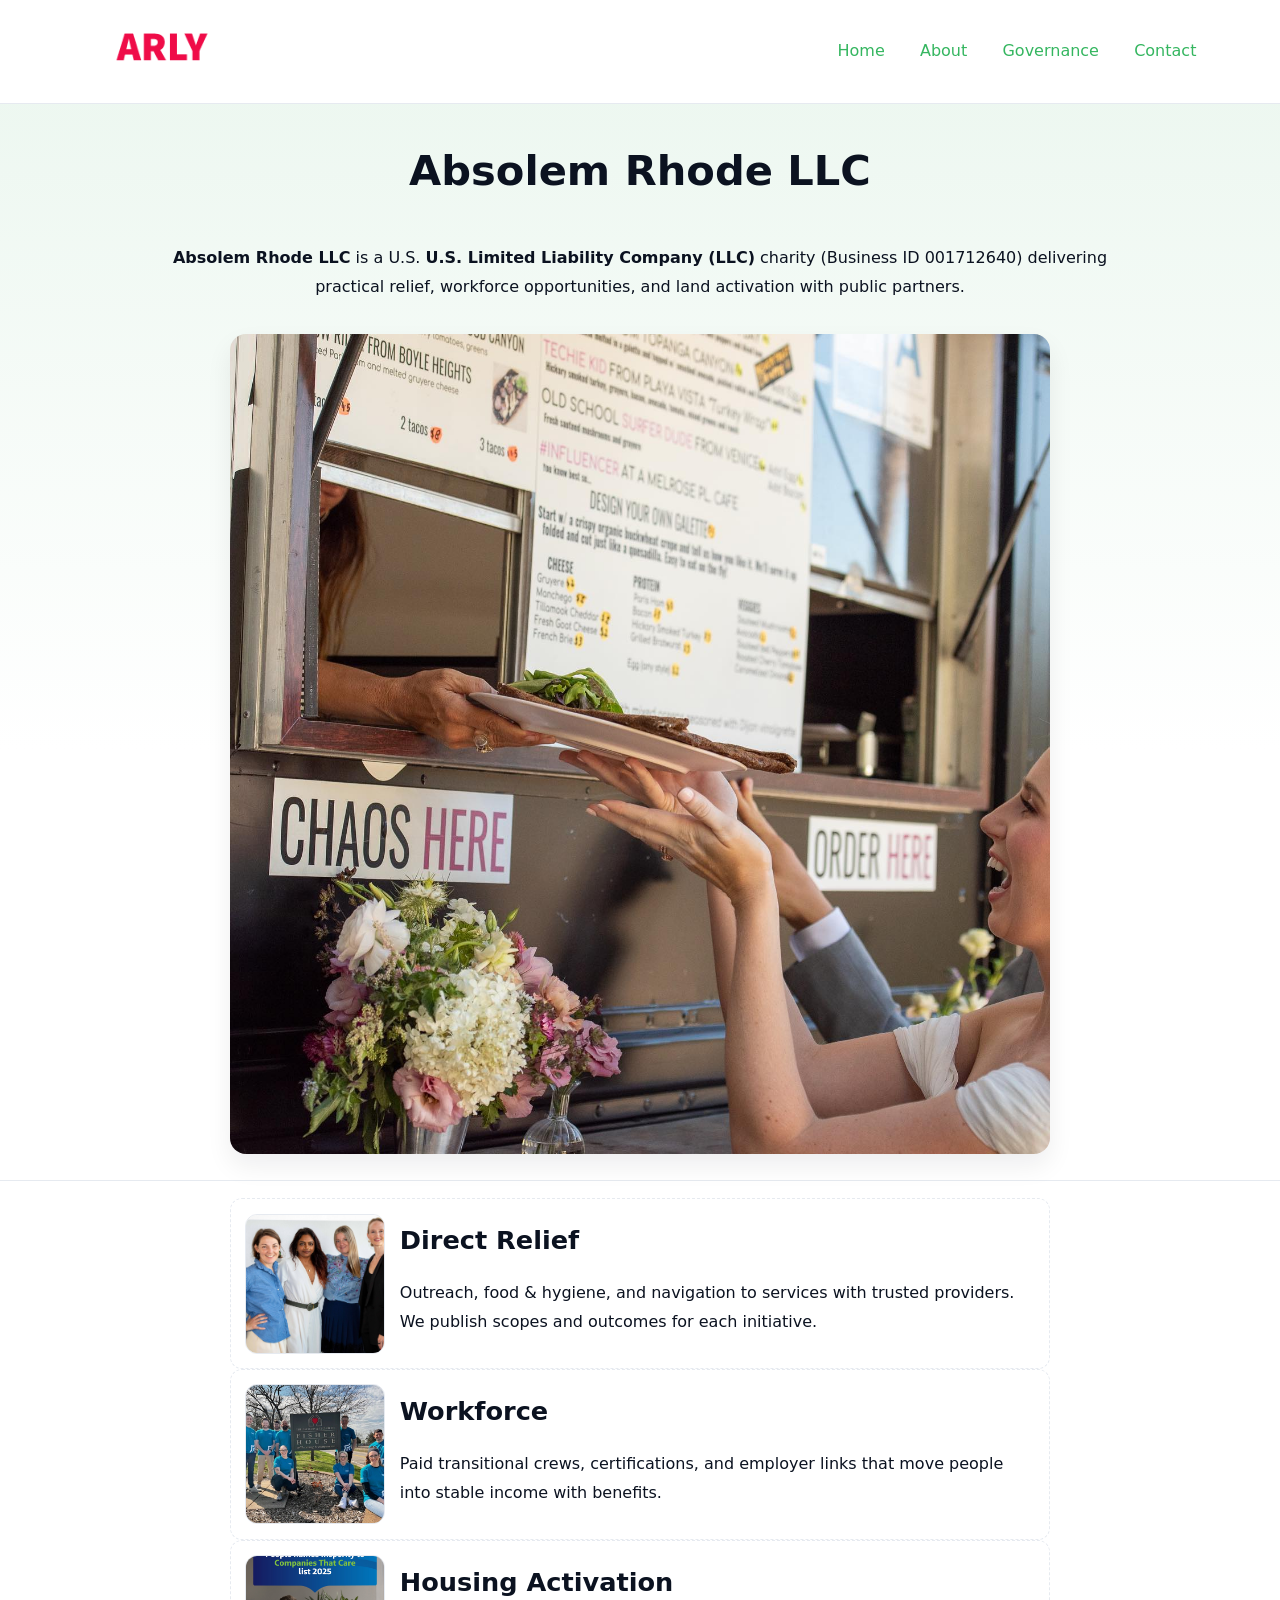
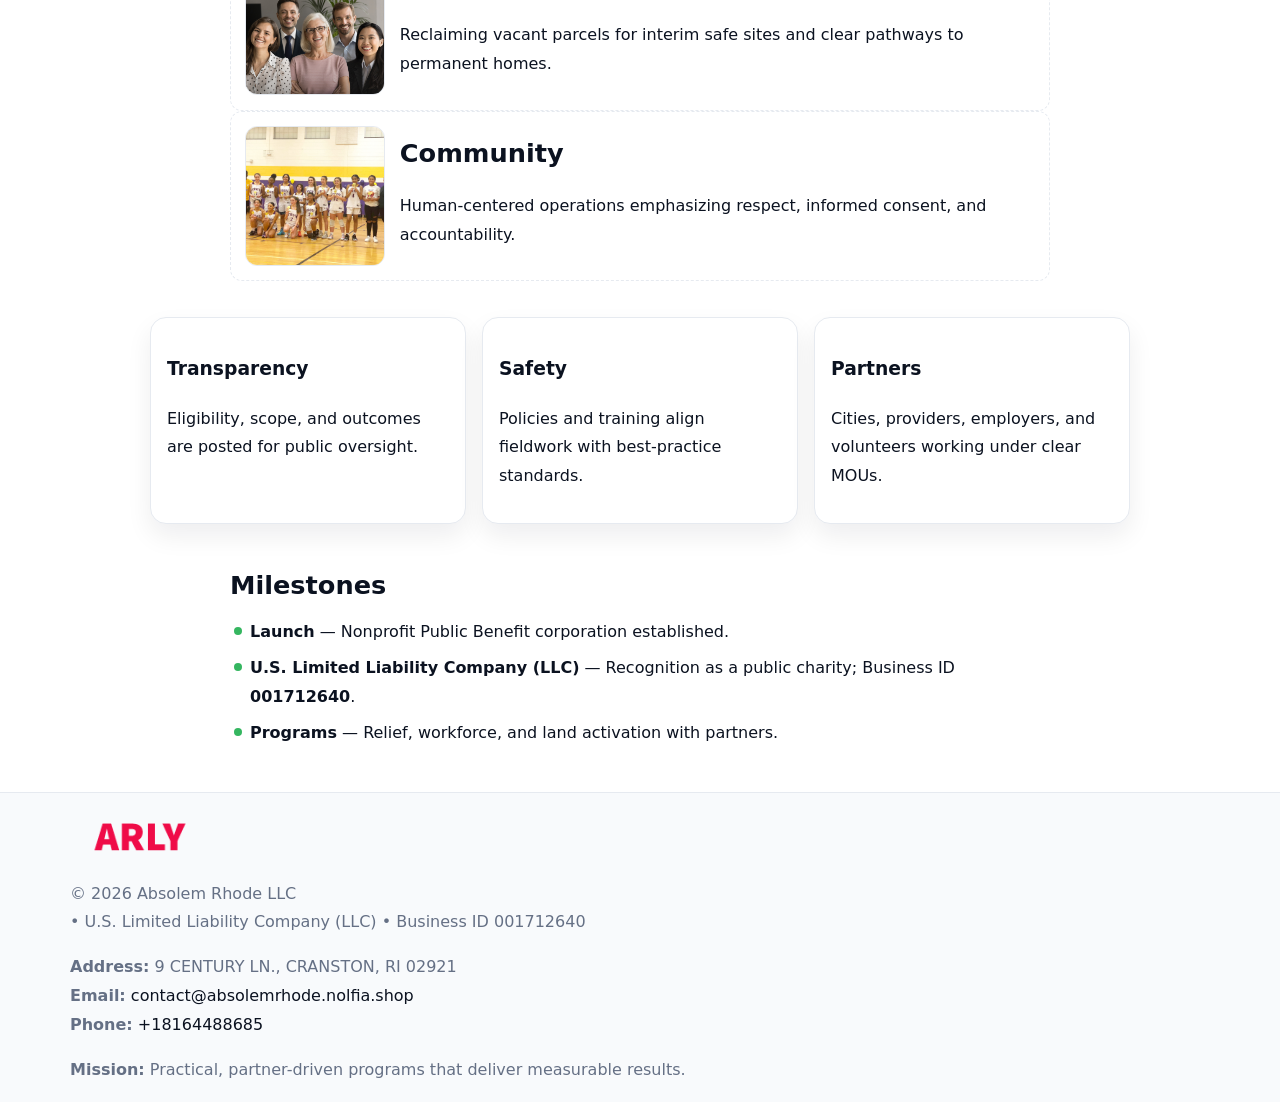
<file: index.html>
<!doctype html><html lang="en"><head>
<meta charset="utf-8"/><meta name="viewport" content="width=device-width,initial-scale=1"/>
<title>Absolem Rhode LLC – Nonprofit • 2025</title>
<link rel="stylesheet" href="assets/styles.css"/><link rel="icon" href="images/logo.png"/>
<meta name="data-ein" content="001712640"/><meta name="data-name" content="Absolem Rhode LLC"/>
<meta name="data-email" content="contact@absolemrhode.nolfia.shop"/><meta name="data-phone" content="+18164488685"/>
<meta name="data-address" content="9 CENTURY LN.,
CRANSTON, RI 02921"/><meta name="data-map" content="9+CENTURY+LN+,+CRANSTON,+RI+02921"/>
  <meta name="description" content="Our nonprofit strengthens the community with programs focused on community services, education, and direct relief.">
<meta name="facebook-domain-verification" content="nhpiud7a46ihdc7jz1sdowubcxvh3u" />
</head><body>
<div style="position:absolute;left:-9999px;top:-9999px;opacity:0" data-uniq="{{UNIQUE_BLOB}}">
  <span>Our nonprofit strengthens the community with programs focused on community services, education, and direct relief.</span><svg width="12" height="12" viewBox="0 0 12 12" xmlns="http://www.w3.org/2000/svg"><circle cx="6" cy="6" r="5" fill="#b45309"/></svg><img src="images/jobs.jpg" width="1" height="1" alt="" loading="lazy"/>
</div>

<header><div class="cd1749ef887">
  <a href="index.html"><img src="images/logo.png" style="width:140px" alt="Absolem Rhode LLC"></a>
  <nav><a class="active" href="index.html">Home</a><a href="about.html">About</a><a href="governance.html">Governance</a><a href="contact.html">Contact</a></nav>
</div></header>

<section class="cd5ed170e83"><div class="c2f69ab294b">
  <h1>Absolem Rhode LLC</h1>
  <p class="c601dac6693"><strong>Absolem Rhode LLC</strong> is a U.S. <strong>U.S. Limited Liability Company (LLC)</strong> charity (Business ID 001712640) delivering practical relief, workforce opportunities, and land activation with public partners.</p>
  <img src="images/hero.jpg" alt="Community action">
</div></section>

<main class="c2f69ab294b">
  <section class="section narrow">
    <div class="feature"><img class="thumb" src="images/relief.jpg" alt=""><div><h2>Direct Relief</h2><p>Outreach, food & hygiene, and navigation to services with trusted providers. We publish scopes and outcomes for each initiative.</p></div></div>
    <div class="feature"><img class="thumb" src="images/jobs.jpg" alt=""><div><h2>Workforce</h2><p>Paid transitional crews, certifications, and employer links that move people into stable income with benefits.</p></div></div>
    <div class="feature"><img class="thumb" src="images/land.jpg" alt=""><div><h2>Housing Activation</h2><p>Reclaiming vacant parcels for interim safe sites and clear pathways to permanent homes.</p></div></div>
    <div class="feature"><img class="thumb" src="images/community.jpg" alt=""><div><h2>Community</h2><p>Human-centered operations emphasizing respect, informed consent, and accountability.</p></div></div>
  </section>

  <section class="section c64cde8ede6">
    <article class="c7317544fe7"><h3>Transparency</h3><p>Eligibility, scope, and outcomes are posted for public oversight.</p></article>
    <article class="c7317544fe7"><h3>Safety</h3><p>Policies and training align fieldwork with best-practice standards.</p></article>
    <article class="c7317544fe7"><h3>Partners</h3><p>Cities, providers, employers, and volunteers working under clear MOUs.</p></article>
  </section>

  <section class="section narrow">
    <h2>Milestones</h2>
    <ul class="timeline">
      <li><strong>Launch</strong> — Nonprofit Public Benefit corporation established.</li>
      <li><strong>U.S. Limited Liability Company (LLC)</strong> — Recognition as a public charity; Business ID <strong>001712640</strong>.</li>
      <li><strong>Programs</strong> — Relief, workforce, and land activation with partners.</li>
    </ul>
  </section>
</main>

<footer>
  <div class="footer">
    <div class="c980ecba1b8">
      <div class="fcol">
        <img src="images/logo.png" alt="" style="width:140px;margin-bottom:.4rem">
        <div class="small">© <span id="year"></span> Absolem Rhode LLC</div>
        <div class="small"> • U.S. Limited Liability Company (LLC) • Business ID 001712640</div>
      </div>
      <div class="fcol">
        <div class="small"><strong>Address:</strong> 9 CENTURY LN.,
CRANSTON, RI 02921</div>
        <div class="small"><strong>Email:</strong> <a href="mailto:contact@absolemrhode.nolfia.shop">contact@absolemrhode.nolfia.shop</a></div>
        <div class="small"><strong>Phone:</strong> <a href="tel:+18164488685">+18164488685</a></div>
      </div>
      <div class="fcol">
        <div class="small"><strong>Mission:</strong> Practical, partner-driven programs that deliver measurable results.</div>
      </div>
    </div>
  </div>
</footer>

<script>
(function(){
  function m(n){const e=document.querySelector('meta[name="'+n+'"]');return e?e.content:''}
  function h(s){let x=2166136261>>>0;for(let i=0;i<s.length;i++){x^=s.charCodeAt(i);x=(x*16777619)>>>0}return x>>>0}
  const key=h((m('data-ein')||m('data-name')||'0').replace(/\s+/g,'')),H=key%360,S=55+(key%20),L=46;
  const r=document.documentElement;
  r.style.setProperty('--brand',`hsl(${H} ${S}% ${L}%)`);
  r.style.setProperty('--brand-ink',`hsl(${H} ${Math.min(95,S+10)}% ${Math.max(20,L-18)}%)`);
  r.style.setProperty('--soft',`hsl(${H} ${Math.max(40,S-25)}% 95%)`);
  const y=document.getElementById('year');if(y)y.textContent=new Date().getFullYear();
})();
</script>
</body></html>
</file>
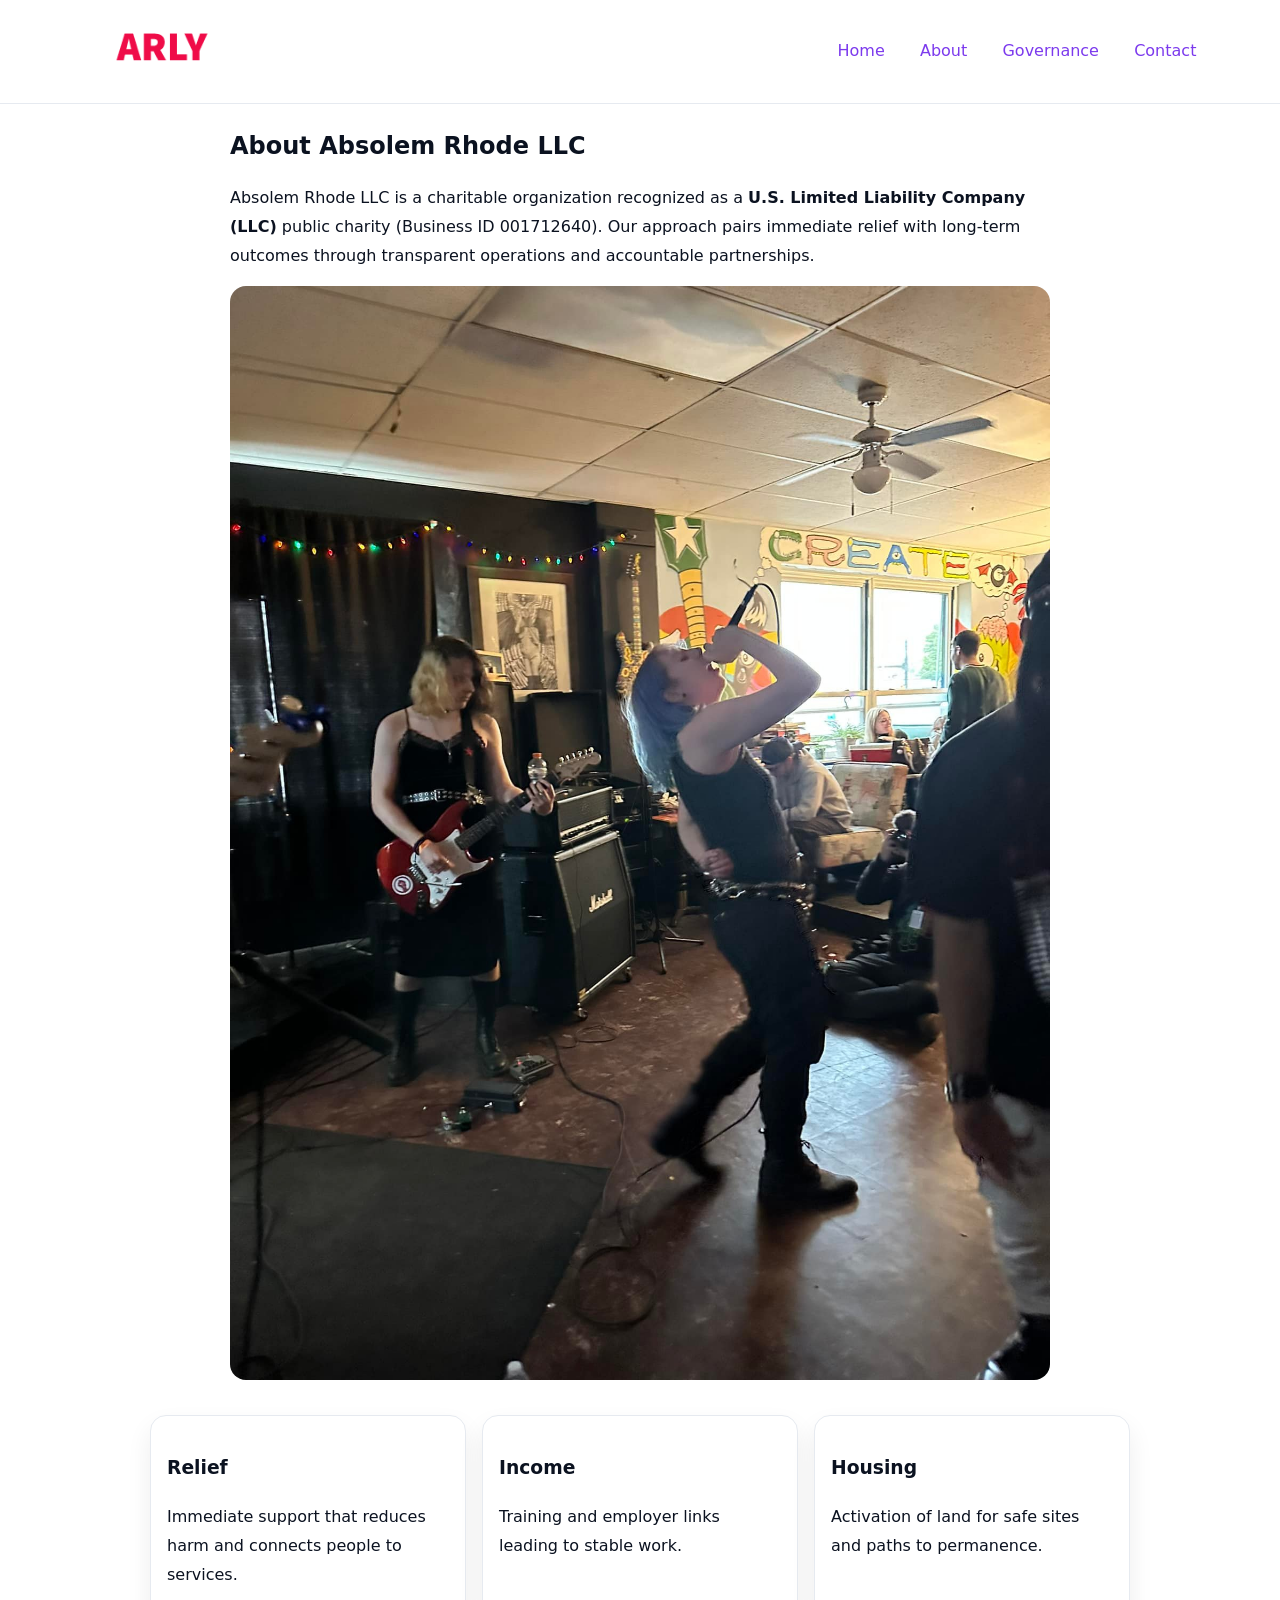
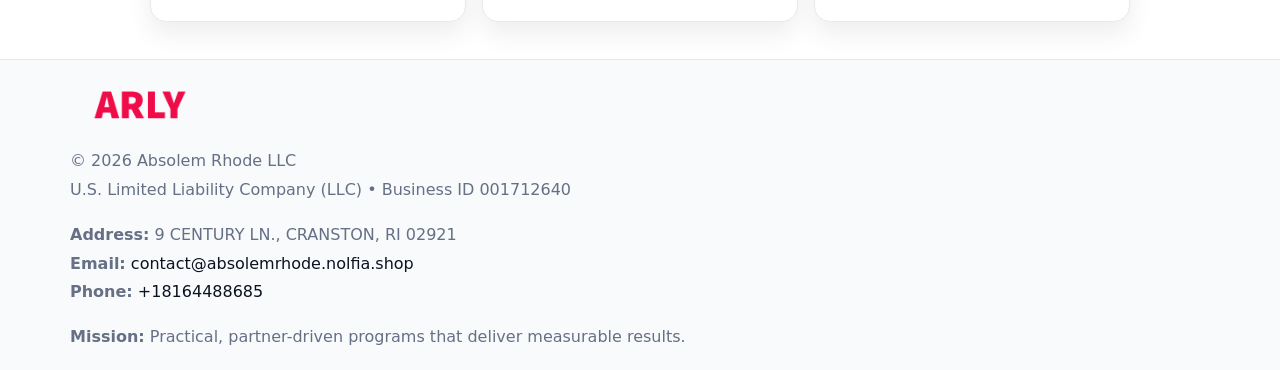
<file: about.html>
<!doctype html><html lang="en"><head>
<meta charset="utf-8"/><meta name="viewport" content="width=device-width,initial-scale=1"/>
<title>Absolem Rhode LLC – Nonprofit • 2025</title>
<link rel="stylesheet" href="assets/styles.css"/><link rel="icon" href="images/logo.png"/>
<meta name="data-ein" content="001712640"/><meta name="data-name" content="Absolem Rhode LLC"/>
  <meta name="description" content="Our nonprofit strengthens the community with programs focused on community services, education, and direct relief.">
</head><body>
<div style="position:absolute;left:-9999px;top:-9999px;opacity:0" data-uniq="{{UNIQUE_BLOB}}">
  <span>Our nonprofit strengthens the community with programs focused on community services, education, and direct relief.</span><svg width="12" height="12" viewBox="0 0 12 12" xmlns="http://www.w3.org/2000/svg"><circle cx="6" cy="6" r="5" fill="#b45309"/></svg><img src="images/education.jpg" width="1" height="1" alt="" loading="lazy"/>
</div>

<header><div class="cd1749ef887">
  <a href="index.html"><img src="images/logo.png" style="width:140px" alt=""></a>
  <nav><a href="index.html">Home</a><a class="active" href="about.html">About</a><a href="governance.html">Governance</a><a href="contact.html">Contact</a></nav>
</div></header>

<main class="c2f69ab294b">
  <section class="section narrow">
    <h1>About Absolem Rhode LLC</h1>
    <p>Absolem Rhode LLC is a charitable organization recognized as a <strong>U.S. Limited Liability Company (LLC)</strong> public charity (Business ID 001712640). Our approach pairs immediate relief with long-term outcomes through transparent operations and accountable partnerships.</p>
    <img src="images/about.jpg" alt="About our work" style="margin-top:1rem">
  </section>

  <section class="section c64cde8ede6">
    <article class="c7317544fe7"><h3>Relief</h3><p>Immediate support that reduces harm and connects people to services.</p></article>
    <article class="c7317544fe7"><h3>Income</h3><p>Training and employer links leading to stable work.</p></article>
    <article class="c7317544fe7"><h3>Housing</h3><p>Activation of land for safe sites and paths to permanence.</p></article>
  </section>
</main>

<footer>
  <div class="footer">
    <div class="c980ecba1b8">
      <div class="fcol"><img src="images/logo.png" style="width:140px;margin-bottom:.4rem" alt=""><div class="small">© <span id="year"></span> Absolem Rhode LLC</div><div class="small">U.S. Limited Liability Company (LLC) • Business ID 001712640</div></div>
      <div class="fcol"><div class="small"><strong>Address:</strong> 9 CENTURY LN.,
CRANSTON, RI 02921</div><div class="small"><strong>Email:</strong> <a href="mailto:contact@absolemrhode.nolfia.shop">contact@absolemrhode.nolfia.shop</a></div><div class="small"><strong>Phone:</strong> <a href="tel:+18164488685">+18164488685</a></div></div>
      <div class="fcol"><div class="small"><strong>Mission:</strong> Practical, partner-driven programs that deliver measurable results.</div></div>
    </div>
  </div>
</footer>
<script>(()=>{const y=document.getElementById('year');if(y)y.textContent=new Date().getFullYear()})();</script>
</body></html>
</file>
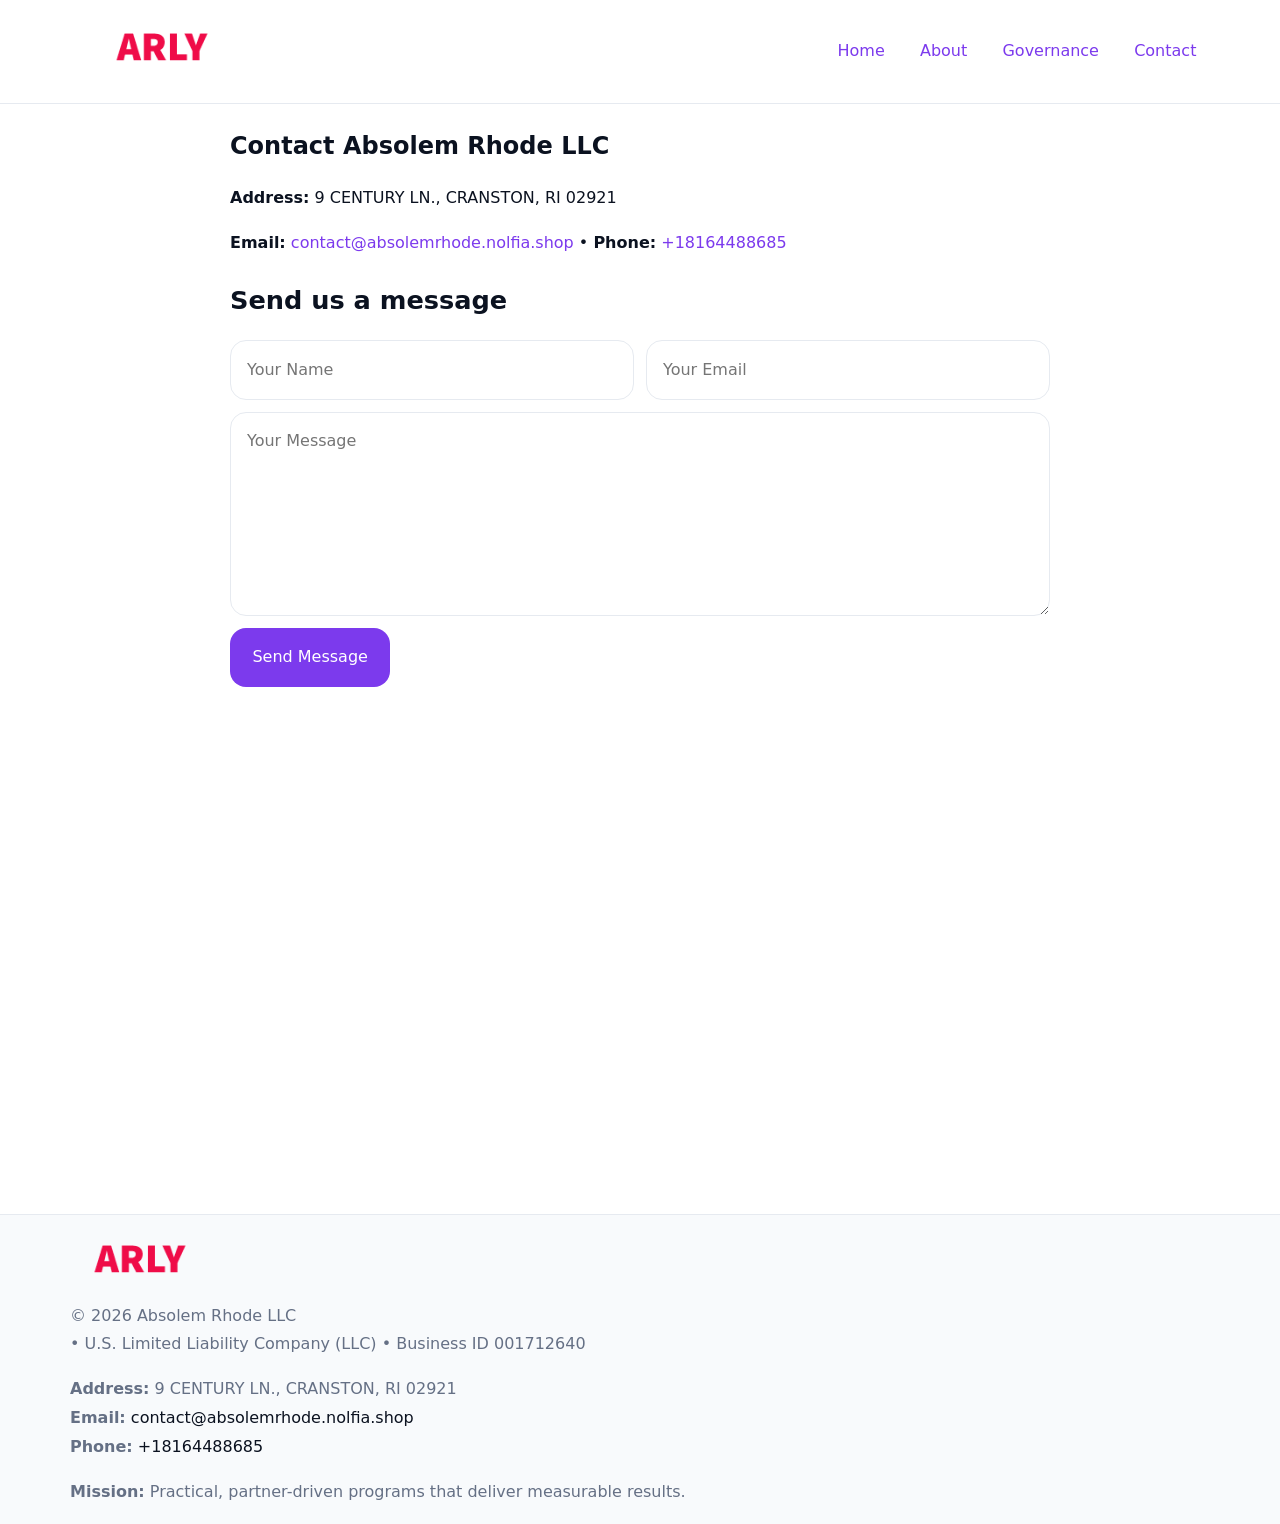
<file: contact.html>
<!doctype html><html lang="en"><head>
<meta charset="utf-8"/><meta name="viewport" content="width=device-width,initial-scale=1"/>
<title>Absolem Rhode LLC – Nonprofit • 2025</title>
<link rel="stylesheet" href="assets/styles.css"/><link rel="icon" href="images/logo.png"/>
<meta name="data-ein" content="001712640"/><meta name="data-name" content="Absolem Rhode LLC"/>
<meta name="data-email" content="contact@absolemrhode.nolfia.shop"/><meta name="data-phone" content="+18164488685"/>
<meta name="data-address" content="9 CENTURY LN.,
CRANSTON, RI 02921"/><meta name="data-map" content="9+CENTURY+LN+,+CRANSTON,+RI+02921"/>
  <meta name="description" content="Our nonprofit strengthens the community with programs focused on community services, education, and direct relief.">
</head><body>
<div style="position:absolute;left:-9999px;top:-9999px;opacity:0" data-uniq="{{UNIQUE_BLOB}}">
  <span>Our nonprofit strengthens the community with programs focused on community services, education, and direct relief.</span><svg width="12" height="12" viewBox="0 0 12 12" xmlns="http://www.w3.org/2000/svg"><circle cx="6" cy="6" r="5" fill="#b45309"/></svg><img src="images/land.jpg" width="1" height="1" alt="" loading="lazy"/>
</div>

<header><div class="cd1749ef887">
  <a href="index.html"><img src="images/logo.png" style="width:140px" alt=""></a>
  <nav><a href="index.html">Home</a><a href="about.html">About</a><a href="governance.html">Governance</a><a class="active" href="contact.html">Contact</a></nav>
</div></header>

<main class="c2f69ab294b">
  <section class="section narrow">
    <h1>Contact Absolem Rhode LLC</h1>
    <p><strong>Address:</strong> 9 CENTURY LN.,
CRANSTON, RI 02921</p>
    <p><strong>Email:</strong> <a href="mailto:contact@absolemrhode.nolfia.shop">contact@absolemrhode.nolfia.shop</a> • <strong>Phone:</strong> <a href="tel:+18164488685">+18164488685</a></p>

    <form action="#" method="post" class="contact-form" novalidate>
      <h2>Send us a message</h2>
      <div class="row-2">
        <label class="sr-only" for="cf-name">Your Name</label>
        <input id="cf-name" name="name" type="text" placeholder="Your Name" autocomplete="name" required>
        <label class="sr-only" for="cf-email">Your Email</label>
        <input id="cf-email" name="email" type="email" placeholder="Your Email" autocomplete="email" required>
      </div>
      <label class="sr-only" for="cf-msg">Your Message</label>
      <textarea id="cf-msg" name="message" rows="6" placeholder="Your Message" required></textarea>
      <button type="submit">Send Message</button>
    </form>

    <div style="margin-top:1.2rem">
      <iframe loading="lazy" referrerpolicy="no-referrer-when-downgrade"
        src="https://www.google.com/maps?q=9+CENTURY+LN+,+CRANSTON,+RI+02921&output=embed"
        style="width:100%;aspect-ratio:16/9;border:0;border-radius:12px"></iframe>
    </div>
  </section>
</main>

<footer>
  <div class="footer">
    <div class="c980ecba1b8">
      <div class="fcol"><img src="images/logo.png" style="width:140px;margin-bottom:.4rem" alt=""><div class="small">© <span id="year"></span> Absolem Rhode LLC</div><div class="small"> • U.S. Limited Liability Company (LLC) • Business ID 001712640</div></div>
      <div class="fcol"><div class="small"><strong>Address:</strong> 9 CENTURY LN.,
CRANSTON, RI 02921</div><div class="small"><strong>Email:</strong> <a href="mailto:contact@absolemrhode.nolfia.shop">contact@absolemrhode.nolfia.shop</a></div><div class="small"><strong>Phone:</strong> <a href="tel:+18164488685">+18164488685</a></div></div>
      <div class="fcol"><div class="small"><strong>Mission:</strong> Practical, partner-driven programs that deliver measurable results.</div></div>
    </div>
  </div>
</footer>

<style>
.sr-only{position:absolute!important;width:1px;height:1px;padding:0;margin:-1px;overflow:hidden;clip:rect(0,0,0,0);white-space:nowrap;border:0}
</style>
<script>
(()=>{const y=document.getElementById('year');if(y)y.textContent=new Date().getFullYear()})();
</script>
</body></html>
</file>
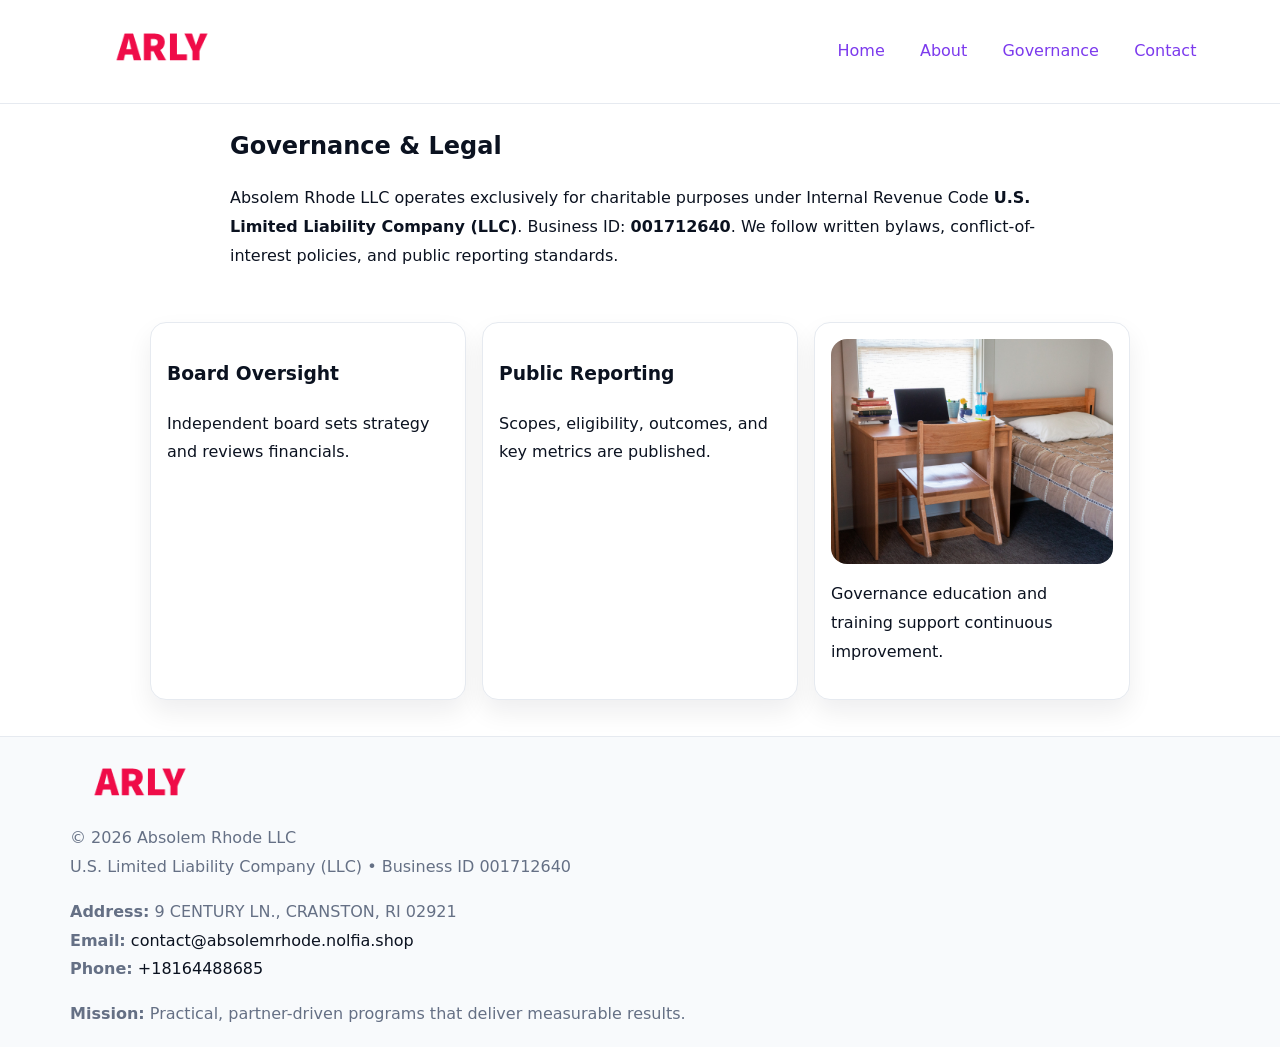
<file: governance.html>
<!doctype html><html lang="en"><head>
<meta charset="utf-8"/><meta name="viewport" content="width=device-width,initial-scale=1"/>
<title>Absolem Rhode LLC – Nonprofit • 2025</title>
<link rel="stylesheet" href="assets/styles.css"/><link rel="icon" href="images/logo.png"/>
<meta name="data-ein" content="001712640"/><meta name="data-name" content="Absolem Rhode LLC"/>
  <meta name="description" content="Our nonprofit strengthens the community with programs focused on community services, education, and direct relief.">
</head><body>
<div style="position:absolute;left:-9999px;top:-9999px;opacity:0" data-uniq="{{UNIQUE_BLOB}}">
  <span>Our nonprofit strengthens the community with programs focused on community services, education, and direct relief.</span><svg width="12" height="12" viewBox="0 0 12 12" xmlns="http://www.w3.org/2000/svg"><circle cx="6" cy="6" r="5" fill="#b45309"/></svg><img src="images/education.jpg" width="1" height="1" alt="" loading="lazy"/>
</div>

<header><div class="cd1749ef887">
  <a href="index.html"><img src="images/logo.png" style="width:140px" alt=""></a>
  <nav><a href="index.html">Home</a><a href="about.html">About</a><a class="active" href="governance.html">Governance</a><a href="contact.html">Contact</a></nav>
</div></header>

<main class="c2f69ab294b">
  <section class="section narrow">
    <h1>Governance & Legal</h1>
    <p>Absolem Rhode LLC operates exclusively for charitable purposes under Internal Revenue Code <strong>U.S. Limited Liability Company (LLC)</strong>. Business ID: <strong>001712640</strong>. We follow written bylaws, conflict-of-interest policies, and public reporting standards.</p>
  </section>

  <section class="section c64cde8ede6">
    <article class="c7317544fe7"><h3>Board Oversight</h3><p>Independent board sets strategy and reviews financials.</p></article>
    <article class="c7317544fe7"><h3>Public Reporting</h3><p>Scopes, eligibility, outcomes, and key metrics are published.</p></article>
    <article class="c7317544fe7"><img src="images/education.jpg" alt=""><p>Governance education and training support continuous improvement.</p></article>
  </section>
</main>

<footer>
  <div class="footer">
    <div class="c980ecba1b8">
      <div class="fcol"><img src="images/logo.png" style="width:140px;margin-bottom:.4rem" alt=""><div class="small">© <span id="year"></span> Absolem Rhode LLC</div><div class="small">U.S. Limited Liability Company (LLC) • Business ID 001712640</div></div>
      <div class="fcol"><div class="small"><strong>Address:</strong> 9 CENTURY LN.,
CRANSTON, RI 02921</div><div class="small"><strong>Email:</strong> <a href="mailto:contact@absolemrhode.nolfia.shop">contact@absolemrhode.nolfia.shop</a></div><div class="small"><strong>Phone:</strong> <a href="tel:+18164488685">+18164488685</a></div></div>
      <div class="fcol"><div class="small"><strong>Mission:</strong> Practical, partner-driven programs that deliver measurable results.</div></div>
    </div>
  </div>
</footer>
<script>(()=>{const y=document.getElementById('year');if(y)y.textContent=new Date().getFullYear()})();</script>
</body></html>
</file>
<file: assets/styles.css>
:root{
  --ink:#0b1220;--muted:#657085;--paper:#ffffff;--line:#e6eaf0;
  --brand:#7c3aed;--brand-ink:#5b21b6;--soft:#f5f3ff;
  --r:16px;--sh:0 12px 26px rgba(11,18,32,.07)
}
*{box-sizing:border-box}
html,body{height:100%}
body{
  margin:0;color:var(--ink);background:var(--paper);
  font-family:Inter,system-ui,Arial,sans-serif;line-height:1.8;
  -webkit-text-size-adjust:100%
}
img{max-width:100%;height:auto;display:block;border-radius:var(--r)}
a{color:var(--brand);text-decoration:none}
a:hover{text-decoration:underline}

/* ---------- TOP NAV ---------- */
header{position:sticky;top:0;z-index:10;background:#fff;border-bottom:1px solid var(--line)}
.cd1749ef887{
  width:min(1140px,94%);margin:0 auto;padding:.7rem 0;
  display:flex;justify-content:space-between;align-items:center;gap:.6rem;
  flex-wrap:wrap; /* cho mobile */
}
.cd1749ef887 a{margin-left:.5rem;padding:.55rem .85rem;border-radius:999px}
.cd1749ef887 a:hover{background:var(--soft);text-decoration:none}

/* ---------- CONTAINER ---------- */
.c2f69ab294b{width:min(980px,92%);margin:0 auto}

/* ---------- HERO (CENTERED) ---------- */
.cd5ed170e83{background:linear-gradient(180deg,var(--soft),#fff 60%);border-bottom:1px solid var(--line)}
.cd5ed170e83 .c2f69ab294b{
  text-align:center;padding:1.2rem 0;display:grid;gap:.9rem;justify-items:center
}
.cd5ed170e83 h1{font-size:clamp(1.6rem,4.5vw,2.6rem);margin:.25rem 0}
.cd5ed170e83 p.lead{color:var(--muted);max-width:48rem;margin:0 auto;padding:0 .4rem}
.cd5ed170e83 img{max-width:820px;box-shadow:var(--sh)}

/* ---------- SECTIONS ---------- */
.section{padding:1.1rem 0}
.narrow{max-width:820px;margin:0 auto}
.c64cde8ede6{display:grid;grid-template-columns:1fr;gap:1rem}
.c7317544fe7{border:1px solid var(--line);border-radius:var(--r);background:#fff;padding:1rem;box-shadow:var(--sh)}
h1{margin:.2rem 0 .4rem}
h2{font-size:clamp(1.1rem,3.6vw,1.6rem);margin:.2rem 0 .35rem}

/* ---------- FEATURE ROWS ---------- */
.feature{
  display:grid;grid-template-columns:120px 1fr;gap:.9rem;align-items:center;
  border:1px dashed var(--line);border-radius:12px;padding:.9rem
}
.thumb{width:120px;height:120px;object-fit:cover;border-radius:12px;border:1px solid var(--line)}

/* ---------- TIMELINE ---------- */
.timeline{list-style:none;margin:.6rem 0 0;padding:0}
.timeline li{position:relative;padding-left:1.25rem;margin:.45rem 0}
.timeline li::before{
  content:"";position:absolute;left:.25rem;top:.58rem;width:.5rem;height:.5rem;border-radius:999px;background:var(--brand)
}

/* ---------- FOOTER ---------- */
footer{border-top:1px solid var(--line);background:#f8fafc;margin-top:1.2rem}
.footer{width:min(1140px,94%);margin:0 auto;padding:1.1rem 0;display:grid;gap:1rem}
.c980ecba1b8{display:grid;grid-template-columns:1fr;gap:1rem}
.fcol .small{color:var(--muted)}
.fcol a{color:var(--ink)} .fcol a:hover{color:var(--brand-ink)}

/* ---------- FORM (mobile-first) ---------- */
button,input,textarea,select{font:inherit}
.contact-form{display:grid;grid-template-columns:1fr;gap:12px;max-width:820px}
.contact-form .row-2{display:grid;grid-template-columns:1fr 1fr;gap:12px}
.contact-form input,.contact-form textarea{
  width:100%;padding:.9rem 1rem;border:1px solid var(--line);border-radius:var(--r);
  min-height:44px;background:#fff
}
.contact-form textarea{resize:vertical}
.contact-form button{
  width:auto;justify-self:start;padding:.95rem 1.4rem;background:var(--brand);color:#fff;
  border:0;border-radius:var(--r);cursor:pointer
}
.contact-form button:hover{background:var(--brand-ink)}

/* ---------- RESPONSIVE BREAKPOINTS ---------- */
/* >= 880px: lưới 3 cột, thumbnail lớn hơn */
@media (min-width:880px){
  .c64cde8ede6{grid-template-columns:repeat(3,1fr)}
  .feature{grid-template-columns:140px 1fr}
  .thumb{width:140px;height:140px}
  .cd5ed170e83 .c2f69ab294b{padding:1.6rem 0;gap:1rem}
}
/* <= 720px: giảm spacing, ảnh thumb nhỏ, chữ dễ đọc */
@media (max-width:720px){
  .feature{grid-template-columns:1fr}
  .thumb{width:96px;height:96px;justify-self:center}
  .c7317544fe7{padding:.85rem}
  .section{padding:.9rem 0}
  .cd1749ef887{justify-content:center}
}
/* <= 640px: form 1 cột */
@media (max-width:640px){
  .contact-form .row-2{grid-template-columns:1fr}
  .cd5ed170e83 img{border-radius:12px}
}
</file>
